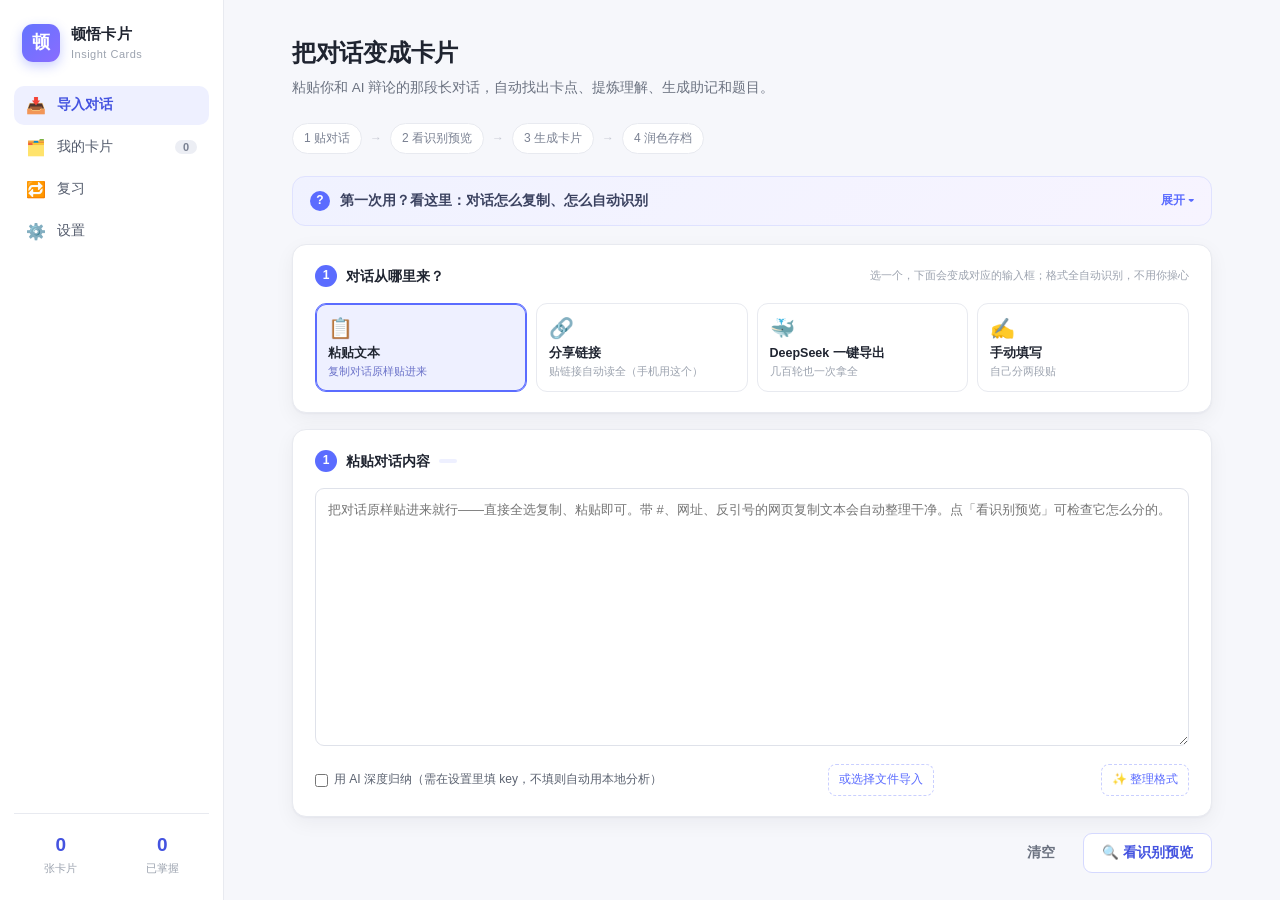
<file: index.html>
<!DOCTYPE html>
<html lang="zh-CN">
<head>
<meta charset="UTF-8">
<meta name="viewport" content="width=device-width, initial-scale=1.0">
<title>顿悟卡片 · 把想通的那一刻存下来</title>
<link rel="stylesheet" href="css/style.css?v=20261125h">
</head>
<body>

<div class="app">
  <!-- 侧边栏 -->
  <aside class="sidebar">
    <div class="brand">
      <div class="brand-mark">顿</div>
      <div class="brand-text">
        <div class="brand-name">顿悟卡片</div>
        <div class="brand-sub">Insight Cards</div>
      </div>
    </div>

    <nav class="nav" id="nav">
      <button class="nav-item active" data-view="import">
        <span class="nav-icon">📥</span><span>导入对话</span>
      </button>
      <button class="nav-item" data-view="cards">
        <span class="nav-icon">🗂️</span><span>我的卡片</span>
        <span class="nav-badge" id="cardCount">0</span>
      </button>
      <button class="nav-item" data-view="review">
        <span class="nav-icon">🔁</span><span>复习</span>
      </button>
      <button class="nav-item" data-view="settings">
        <span class="nav-icon">⚙️</span><span>设置</span>
      </button>
    </nav>

    <div class="sidebar-foot">
      <div class="stat-mini">
        <div class="stat-num" id="statTotal">0</div>
        <div class="stat-label">张卡片</div>
      </div>
      <div class="stat-mini">
        <div class="stat-num" id="statMastered">0</div>
        <div class="stat-label">已掌握</div>
      </div>
    </div>
  </aside>

  <!-- 主内容 -->
  <main class="main">

    <!-- ============ 导入页 ============ -->
    <section class="view active" id="view-import">
      <header class="page-head">
        <div>
          <h1>把对话变成卡片</h1>
          <p class="page-desc">粘贴你和 AI 辩论的那段长对话，自动找出卡点、提炼理解、生成助记和题目。</p>
        </div>
      </header>

      <div class="flow-hint">
        <span class="flow-step">1 贴对话</span><span class="flow-arrow">→</span>
        <span class="flow-step">2 看识别预览</span><span class="flow-arrow">→</span>
        <span class="flow-step">3 生成卡片</span><span class="flow-arrow">→</span>
        <span class="flow-step">4 润色存档</span>
      </div>

      <!-- 使用教程（可折叠） -->
      <div class="guide" id="guide">
        <div class="guide-head" id="guideHead">
          <span class="guide-badge">?</span>
          <span><b>第一次用？看这里：对话怎么复制、怎么自动识别</b></span>
          <span class="guide-toggle" id="guideToggle">展开 ▾</span>
        </div>
        <div class="guide-body hidden" id="guideBody">
          <div class="guide-steps">
            <div class="gstep">
              <div class="gstep-num">1</div>
              <div>
                <b>去你平时聊天的 App（WorkBuddy / DeepSeek / ChatGPT…）</b>
                <p>找到那次让你"哦原来如此"的对话。</p>
              </div>
            </div>
            <div class="gstep">
              <div class="gstep-num">2</div>
              <div>
                <b>把对话弄进来（两种方式任选）</b>
                <p><b>方式一 · 有分享链接最省事：</b>Gemini / ChatGPT 点"分享对话"会生成一个公开链接，把它贴到下面紫色框里点"读取链接"，对话文字自动填好。<br><b>方式二 · 手动复制：</b>电脑 Ctrl+A 全选 → Ctrl+C；手机长按 → 全选 → 复制，贴到大框里。<br>⚠️ 分享链接会经过公共中转，敏感内容请用手动复制。</p>
              </div>
            </div>
            <div class="gstep">
              <div class="gstep-num">3</div>
              <div>
                <b>贴到下面的大框里</b>
                <p>粘贴 → 点"看识别预览" → 工具会猜哪段是你、哪段是 AI。<b>猜错了点一下就能改。</b></p>
              </div>
            </div>
            <div class="gstep">
              <div class="gstep-num">4</div>
              <div>
                <b>它凭什么知道谁是谁？</b>
                <p>如果对话里带"用户：/ 助手：/ User: / AI:"这类字样，它就照着分；<br>如果没有，就按"你说一段、AI 答一段"交替猜——所以<b>顺序别打乱</b>。</p>
              </div>
            </div>
          </div>
          <div class="guide-tip">💡 最简单：全选复制、原样粘贴、顺序不乱，就够了。看不懂的标记不用管，识别预览里能改。</div>
        </div>
      </div>

      <!-- 方式选择：选哪个，下面才显示对应的输入框 -->
      <div class="panel">
        <div class="panel-title"><span class="step-dot">1</span> 对话从哪里来？<span class="way-title-hint">选一个，下面会变成对应的输入框；格式全自动识别，不用你操心</span></div>
        <div class="way-grid" id="wayGrid">
          <button class="way-card selected" data-way="paste" type="button">
            <span class="way-ico">📋</span><span class="way-name">粘贴文本</span><span class="way-desc">复制对话原样贴进来</span>
          </button>
          <button class="way-card" data-way="link" type="button">
            <span class="way-ico">🔗</span><span class="way-name">分享链接</span><span class="way-desc">贴链接自动读全（手机用这个）</span>
          </button>
          <button class="way-card" data-way="ds" type="button">
            <span class="way-ico">🐳</span><span class="way-name">DeepSeek 一键导出</span><span class="way-desc">几百轮也一次拿全</span>
          </button>
          <button class="way-card" data-way="manual" type="button">
            <span class="way-ico">✍️</span><span class="way-name">手动填写</span><span class="way-desc">自己分两段贴</span>
          </button>
        </div>
      </div>

      <!-- 手动两段输入 -->
      <div class="panel hidden" id="manualPanel">
        <div class="panel-title"><span class="step-dot">2</span> 分别粘贴</div>
        <label class="field-label">标题（可选）</label>
        <input type="text" class="input" id="manualTitle" placeholder="例如：闭包和作用域的区别">
        <label class="field-label">我的疑问 / 我卡住的地方</label>
        <textarea class="input textarea" id="manualQuestion" rows="5" placeholder="把你当时困惑、反驳、追问的话贴在这里…"></textarea>
        <label class="field-label">AI 的解答</label>
        <textarea class="input textarea" id="manualAnswer" rows="7" placeholder="把 AI 讲解、你们辩论的内容贴在这里…"></textarea>
      </div>

      <!-- 链接导入（手机、电脑通用） -->
      <div class="panel link-panel hidden" id="linkPanel">
        <div class="panel-title"><span class="link-icon">🔗</span> 有分享链接？直接读进来 <span class="link-tag">新</span></div>
        <p class="hint" style="margin-top:-6px"> Gemini / ChatGPT / DeepSeek 的「分享对话」会生成一个公开链接。把链接贴进来，自动读出对话文本——<b>手机上也能用，不用装任何东西</b>。DeepSeek 若只读到联网搜索外壳，可改用上面的「一键导出」。</p>
        <div class="link-row">
          <input type="text" class="input" id="linkInput" placeholder="粘贴分享链接，例如 g.co/gemini/share/...、chatgpt.com/share/... 或 chat.deepseek.com/share/...">
          <button class="btn secondary" id="fetchLinkBtn">读取链接</button>
        </div>
        <div class="link-status hidden" id="linkStatus"></div>
        <details class="link-note">
          <summary>关于隐私和失败怎么办（点开看）</summary>
          <p>读取时对话内容会经过公共中转服务，<b>敏感内容请改用「粘贴文本」手动复制</b>。如果读取失败（链接需登录、网络不通、或对方禁止抓取），工具会自动换几个通道再试；都不行就把链接用浏览器打开、全选复制文本，贴到「粘贴文本」里，效果一样。DeepSeek 长对话（几百轮）建议用「一键导出」。</p>
        </details>
      </div>

      <!-- DeepSeek 一键导出器（独立面板，只在选 DS 时显示） -->
      <div class="panel hidden" id="dsPanel">
        <div class="ds-wizard" id="dsWizard">
          <div class="ds-wizard-head">
            <span class="ds-wizard-icon">🐳</span>
            <div>
              <div class="ds-wizard-title">DeepSeek 几百轮对话？装一次，以后一键就全导进来</div>
              <div class="ds-wizard-sub">DeepSeek 用了「虚拟滚动」，滚过去的历史消息会从网页消失，任何读网页的办法都只能拿到眼前一小段。下面的小脚本能从 DeepSeek 自己的接口一次拿全，装好后你只需点一下，数据自动送回这个页面。</div>
            </div>
          </div>
          <div class="ds-steps">
            <div class="ds-step" id="dsStep1">
              <span class="ds-step-num">1</span>
              <div class="ds-step-body">
                <div class="ds-step-name">装油猴插件（一次性）</div>
                <div class="ds-step-desc">点按钮跳到应用商店，装上 <b>Tampermonkey</b>。</div>
                <a class="btn secondary small ds-step-btn" id="dsStoreLink" href="https://www.tampermonkey.net/" target="_blank" rel="noopener">去装油猴（<span id="dsStoreName">你的浏览器</span>）</a>
              </div>
            </div>
            <div class="ds-step" id="dsStep2">
              <span class="ds-step-num">2</span>
              <div class="ds-step-body">
                <div class="ds-step-name">装导出脚本（一次性）</div>
                <div class="ds-step-desc">点按钮，油猴会弹出安装确认，点「安装」。</div>
                <a class="btn secondary small ds-step-btn" href="extension/dasein-ds-export.user.js" target="_blank" rel="noopener">一键安装导出脚本</a>
              </div>
            </div>
            <div class="ds-step" id="dsStep3">
              <span class="ds-step-num">3</span>
              <div class="ds-step-body">
                <div class="ds-step-name">以后每次：一键导出</div>
                <div class="ds-step-desc" id="dsGoHint">装好后，点下面按钮打开 DeepSeek，导出后数据自动回到这里。</div>
                <button class="btn primary ds-step-btn" id="dsGoBtn">🚀 去 DeepSeek 导出，自动送回这里</button>
              </div>
            </div>
          </div>
          <div class="ds-step-status hidden" id="dsStepStatus"></div>
        </div>
        <div class="ds-mobile-note hidden" id="dsMobileNote">
          <div class="ds-mobile-title">📱 手机上装不了油猴？没关系</div>
          <p>手机浏览器（iOS Safari、安卓 Chrome）不支持油猴脚本，这是浏览器的限制。但手机上照样能把 DeepSeek 对话导进来：打开你的 DS 对话 → 点「分享」生成链接 → 回到本页选「分享链接」贴进去，就能自动读全，不用装任何东西。</p>
          <button class="btn secondary small" type="button" id="dsToLinkBtn">去用分享链接导入 →</button>
        </div>
      </div>

      <!-- 通用粘贴 -->
      <div class="panel" id="pastePanel">
        <div class="panel-title"><span class="step-dot">1</span> 粘贴对话内容 <span class="auto-tag" id="autoTag"></span></div>
        <textarea class="input textarea big" id="rawInput" rows="11" placeholder="把对话原样贴进来就行——直接全选复制、粘贴即可。带 #、网址、反引号的网页复制文本会自动整理干净。点「看识别预览」可检查它怎么分的。"></textarea>
        <div class="paste-help">
          <label class="inline-check">
            <input type="checkbox" id="useAI"> 用 AI 深度归纳（需在设置里填 key，不填则自动用本地分析）
          </label>
          <span class="file-btn" id="fileBtnWrap">
            <input type="file" id="fileInput" accept=".txt,.json,.md">
            或选择文件导入
          </span>
          <span class="file-btn tidy-btn" id="tidyBtnWrap" title="去掉 #、网址、反引号等符号，只留干净对话">✨ 整理格式</span>
        </div>
      </div>

      <div class="action-row">
        <button class="btn ghost" id="clearInputBtn">清空</button>
        <button class="btn secondary" id="previewBtn">🔍 看识别预览</button>
      </div>

      <!-- 识别预览 -->
      <div class="panel preview-panel hidden" id="previewPanel">
        <div class="panel-title"><span class="step-dot">2</span> 识别预览 <span class="preview-count" id="previewCount"></span></div>
        <p class="hint" style="margin-top:-6px">下面是工具猜的角色。<b>点角色标签可以切换</b>（用户 ⇄ AI 答），改完再生成。</p>
        <div class="preview-search">
          <input type="text" class="input" id="previewKeyword" placeholder="🔍 输入关键词，快速定位相关对话（如：闭包、引用、坑）">
          <label class="inline-check"><input type="checkbox" id="onlyMatch"> 只看含关键词的</label>
        </div>
        <div class="preview-list" id="previewList"></div>
        <div class="action-row" style="margin:16px 0 0">
          <button class="btn ghost" id="regenPreviewBtn">重新识别</button>
          <button class="btn primary" id="parseBtn">生成卡片 →</button>
        </div>
      </div>

      <div class="result-box hidden" id="resultBox"></div>
    </section>

    <!-- ============ 卡片库 ============ -->
    <section class="view" id="view-cards">
      <header class="page-head">
        <div>
          <h1>我的卡片</h1>
          <p class="page-desc">生成的卡片都在这里。点开可以润色——用自己的话改过，才是真的记住。</p>
        </div>
        <button class="btn primary small" id="addCardBtn">+ 新建卡片</button>
      </header>

      <div class="toolbar">
        <input type="text" class="input search" id="searchInput" placeholder="🔍 搜索标题 / 内容 / 关键词">
        <select class="input select" id="sortSelect">
          <option value="newest">最新生成</option>
          <option value="weak">最该复习（掌握度低）</option>
          <option value="reviewed">最近复习过</option>
          <option value="starred">星标优先</option>
        </select>
      </div>

      <div class="tag-filter" id="tagFilter"></div>
      <div class="card-grid" id="cardGrid"></div>
      <div class="empty-state hidden" id="cardsEmpty">
        <div class="empty-icon">🗂️</div>
        <h3>还没有卡片</h3>
        <p>去「导入对话」贴一段你和 AI 的对话，就能生成第一批卡片。</p>
        <button class="btn primary small" data-goto="import">去导入</button>
      </div>
    </section>

    <!-- ============ 复习页 ============ -->
    <section class="view" id="view-review">
      <header class="page-head">
        <div>
          <h1>复习</h1>
          <p class="page-desc">盖住答案先自己想一遍，再翻面对照。想不起来的，明天还会出现。</p>
        </div>
      </header>

      <div class="review-setup" id="reviewSetup">
        <div class="setup-card">
          <div class="setup-icon">🧠</div>
          <h3>抽卡复习</h3>
          <p>看卡点和场景，先回忆，再翻面看理解。</p>
          <button class="btn primary" id="startReviewBtn">开始复习 <span class="review-count" id="dueCount">0</span></button>
        </div>
        <div class="setup-card">
          <div class="setup-icon">✏️</div>
          <h3>自测题目</h3>
          <p>用自动生成的题目检验自己是否真的懂了。</p>
          <button class="btn secondary" id="startQuizBtn">开始自测 <span class="review-count" id="quizCount">0</span></button>
        </div>
      </div>

      <div class="review-session hidden" id="reviewSession">
        <div class="review-progress">
          <span id="reviewProgressText">1 / 10</span>
          <div class="progress-bar"><div class="progress-fill" id="progressFill"></div></div>
          <button class="btn ghost tiny" id="exitReviewBtn">退出</button>
        </div>
        <div class="flashcard" id="flashcard">
          <div class="flashcard-face" id="flashcardFront">
            <div class="fc-label">先想想：这个点你卡在哪？</div>
            <div class="fc-title" id="fcTitle"></div>
            <div class="fc-scene" id="fcScene"></div>
            <div class="fc-hint">想好了再翻面 ↓</div>
          </div>
          <div class="flashcard-face hidden" id="flashcardBack">
            <div class="fc-label">正确理解</div>
            <div class="fc-insight" id="fcInsight"></div>
            <div class="fc-mnemonic" id="fcMnemonic"></div>
          </div>
        </div>
        <div class="review-actions" id="reviewActions">
          <button class="btn flip" id="flipBtn">翻面看答案</button>
          <div class="grade-row hidden" id="gradeRow">
            <button class="btn grade forgot" data-grade="0">忘了</button>
            <button class="btn grade fuzzy" data-grade="2">模糊</button>
            <button class="btn grade got" data-grade="4">记住了</button>
          </div>
        </div>
      </div>

      <div class="quiz-session hidden" id="quizSession">
        <div class="review-progress">
          <span id="quizProgressText">1 / 10</span>
          <div class="progress-bar"><div class="progress-fill" id="quizProgressFill"></div></div>
          <button class="btn ghost tiny" id="exitQuizBtn">退出</button>
        </div>
        <div class="quiz-card">
          <div class="quiz-type" id="quizType">简答</div>
          <div class="quiz-q" id="quizQ"></div>
          <div class="quiz-a hidden" id="quizA"></div>
        </div>
        <div class="review-actions">
          <button class="btn flip" id="showAnswerBtn">显示答案</button>
          <div class="grade-row hidden" id="quizGradeRow">
            <button class="btn grade forgot" data-grade="0">没答对</button>
            <button class="btn grade got" data-grade="4">答对了</button>
          </div>
        </div>
      </div>

      <div class="empty-state hidden" id="reviewEmpty">
        <div class="empty-icon">🔁</div>
        <h3>还没有可复习的内容</h3>
        <p>先导入对话生成卡片，就可以开始复习了。</p>
        <button class="btn primary small" data-goto="import">去导入</button>
      </div>
    </section>

    <!-- ============ 设置页 ============ -->
    <section class="view" id="view-settings">
      <header class="page-head">
        <div>
          <h1>设置</h1>
          <p class="page-desc">默认用本地分析，不花钱、不填 key。想更聪明就接一个 AI。密钥只存在你自己浏览器里。</p>
        </div>
      </header>

      <div class="panel">
        <div class="panel-title">AI 模型（可选）</div>
        <label class="field-label">预设</label>
        <select class="input select" id="presetSelect">
          <option value="deepseek">DeepSeek（便宜）</option>
          <option value="glm">智谱 GLM（ cheaper，用户推荐）</option>
          <option value="custom">自定义（OpenAI 兼容）</option>
        </select>
        <label class="field-label">API 地址</label>
        <input type="text" class="input" id="baseUrlInput" placeholder="https://api.deepseek.com">
        <label class="field-label">模型名</label>
        <input type="text" class="input" id="modelInput" placeholder="deepseek-chat">
        <label class="field-label">API Key</label>
        <input type="password" class="input" id="apiKeyInput" placeholder="留空则只用本地分析">
        <p class="hint">DeepSeek: platform.deepseek.com ｜ GLM: bigmodel.cn。填了 key 后，在导入页勾选「用 AI 深度归纳」即可。</p>
        <button class="btn secondary small" id="saveSettingsBtn">保存设置</button>
        <span class="save-tip" id="settingsTip"></span>
      </div>

      <div class="panel">
        <div class="panel-title">数据管理</div>
        <p class="hint">卡片存在本机浏览器。导出备份可以保存、迁移或分享给别人；导入备份可恢复。</p>
        <div class="btn-row">
          <button class="btn secondary small" id="exportBtn">⬇ 导出备份</button>
          <label class="btn secondary small file-label">
            <input type="file" id="importBackupInput" accept=".json">⬆ 导入备份
          </label>
          <button class="btn danger small" id="clearAllBtn">清空所有数据</button>
        </div>
      </div>

      <div class="panel about">
        <div class="panel-title">这个工具在做什么？</div>
        <p>你和 AI 辩论完，上下文很长、当时想通了却很快忘。<b>顿悟卡片</b>做的事：读这段旧对话 → 找出你卡住的点 → 提炼正确理解 → 生成助记和题目 → 存成可以反复复习的卡片。</p>
        <p>「本地分析」用规则抽取金句和关键词，开箱即用；「AI 深度归纳」理解更深，但要配 key。生成后<b>一定要自己润色</b>——用自己的话改过，才真正属于你。</p>
      </div>
    </section>

  </main>
</div>

<!-- 卡片编辑弹窗 -->
<div class="modal hidden" id="editModal">
  <div class="modal-mask" data-close="editModal"></div>
  <div class="modal-box">
    <div class="modal-head">
      <h2>编辑卡片</h2>
      <button class="icon-btn" data-close="editModal">✕</button>
    </div>
    <div class="modal-body" id="editBody"></div>
    <div class="modal-foot">
      <button class="btn danger tiny" id="deleteCardBtn">删除卡片</button>
      <div>
        <button class="btn ghost small" data-close="editModal">取消</button>
        <button class="btn primary small" id="saveCardBtn">保存</button>
      </div>
    </div>
  </div>
</div>

<!-- 结果弹窗（生成后确认） -->
<div class="modal hidden" id="resultModal">
  <div class="modal-mask" data-close="resultModal"></div>
  <div class="modal-box">
    <div class="modal-head"><h2>生成完成</h2><button class="icon-btn" data-close="resultModal">✕</button></div>
    <div class="modal-body" id="resultModalBody"></div>
    <div class="modal-foot">
      <button class="btn ghost small" data-close="resultModal">稍后</button>
      <button class="btn primary small" id="goCardsBtn">去卡片库润色 →</button>
    </div>
  </div>
</div>

<div class="toast hidden" id="toast"></div>

<script src="js/importers.js?v=20261125h"></script>
<script src="js/analyzer.js?v=20261125h"></script>
<script src="js/store.js?v=20261125h"></script>
<script src="js/app.js?v=20261125h"></script>
</body>
</html>
</file>
<file: css/style.css>
/* ===== 顿悟卡片 样式 ===== */
:root{
  --bg:#f6f7fb; --panel:#ffffff; --ink:#1f2430; --sub:#6b7280; --faint:#9ca3af;
  --line:#e8eaf0; --brand:#5b6cff; --brand-soft:#eef0ff; --brand-deep:#4453e0;
  --ok:#10a37f; --ok-soft:#e8f7f1; --warn:#e08a2b; --danger:#e25656;
  --shadow:0 1px 2px rgba(20,25,45,.04),0 6px 20px rgba(20,25,45,.05);
  --radius:14px;
}
*{box-sizing:border-box;margin:0;padding:0}
html,body{height:100%}
body{
  font-family:-apple-system,BlinkMacSystemFont,"Segoe UI","PingFang SC","Microsoft YaHei",sans-serif;
  background:var(--bg);color:var(--ink);font-size:14px;line-height:1.6;
  -webkit-font-smoothing:antialiased;
}
.hidden{display:none!important}

.app{display:flex;height:100vh;overflow:hidden}

/* 侧边栏 */
.sidebar{
  width:224px;flex-shrink:0;background:#fff;border-right:1px solid var(--line);
  display:flex;flex-direction:column;padding:22px 14px;
}
.brand{display:flex;align-items:center;gap:11px;padding:0 8px 22px}
.brand-mark{
  width:38px;height:38px;border-radius:11px;flex-shrink:0;
  background:linear-gradient(135deg,#6474ff,#8a6cff);color:#fff;
  display:flex;align-items:center;justify-content:center;font-size:18px;font-weight:700;
  box-shadow:0 4px 12px rgba(91,108,255,.32);
}
.brand-name{font-size:15px;font-weight:700;letter-spacing:.2px}
.brand-sub{font-size:11px;color:var(--faint);letter-spacing:.5px}
.nav{display:flex;flex-direction:column;gap:3px;flex:1}
.nav-item{
  display:flex;align-items:center;gap:11px;width:100%;padding:10px 12px;
  border:none;background:transparent;border-radius:10px;cursor:pointer;
  font-size:14px;color:#525a6b;text-align:left;font-family:inherit;transition:.15s;
}
.nav-item:hover{background:#f5f6fa;color:var(--ink)}
.nav-item.active{background:var(--brand-soft);color:var(--brand-deep);font-weight:600}
.nav-icon{font-size:16px;width:20px;text-align:center}
.nav-badge{margin-left:auto;background:#eceef4;color:#7a8192;font-size:11px;padding:1px 8px;border-radius:20px;font-weight:600}
.nav-item.active .nav-badge{background:#fff;color:var(--brand)}
.sidebar-foot{display:flex;gap:8px;border-top:1px solid var(--line);padding-top:16px}
.stat-mini{flex:1;text-align:center}
.stat-num{font-size:19px;font-weight:700;color:var(--brand-deep)}
.stat-label{font-size:11px;color:var(--faint)}

/* 主区 */
.main{flex:1;overflow-y:auto;padding:34px 44px 60px}
.view{display:none;max-width:920px;margin:0 auto;animation:fade .25s ease}
.view.active{display:block}
@keyframes fade{from{opacity:0;transform:translateY(6px)}to{opacity:1;transform:none}}
.page-head{display:flex;justify-content:space-between;align-items:flex-start;margin-bottom:24px;gap:16px}
.page-head h1{font-size:24px;font-weight:750;letter-spacing:-.3px}
.page-desc{color:var(--sub);margin-top:5px;font-size:13.5px;max-width:640px}

.flow-hint{display:flex;align-items:center;gap:8px;flex-wrap:wrap;margin-bottom:22px;font-size:12px;color:var(--faint)}
.flow-step{background:#fff;border:1px solid var(--line);padding:5px 11px;border-radius:20px;color:#7a8192}
.flow-arrow{color:#c7cad4}

.panel{background:var(--panel);border:1px solid var(--line);border-radius:var(--radius);padding:20px 22px;margin-bottom:16px;box-shadow:var(--shadow)}
.panel-title{font-size:14px;font-weight:650;margin-bottom:16px;display:flex;align-items:center;gap:9px}
.step-dot{width:22px;height:22px;border-radius:50%;background:var(--brand);color:#fff;font-size:12px;display:inline-flex;align-items:center;justify-content:center;font-weight:600}

/* 来源选择 */
.source-grid{display:grid;grid-template-columns:repeat(auto-fill,minmax(180px,1fr));gap:10px}
.source-card{
  border:1.5px solid var(--line);border-radius:11px;padding:13px 14px;cursor:pointer;
  transition:.15s;background:#fff;text-align:left;font-family:inherit;
}
.source-card:hover{border-color:#c9cfff;background:#fbfbff}
.source-card.selected{border-color:var(--brand);background:var(--brand-soft);box-shadow:0 0 0 3px rgba(91,108,255,.1)}
.source-icon{font-size:19px;display:block;margin-bottom:5px}
.source-name{font-size:13.5px;font-weight:650;color:var(--ink)}
.source-desc{font-size:11.5px;color:var(--faint);margin-top:2px;line-height:1.45}

.field-label{display:block;font-size:12px;font-weight:600;color:#5b6270;margin:14px 0 6px}
.field-label:first-of-type{margin-top:0}
.input{
  width:100%;border:1px solid #dfe2ea;border-radius:9px;padding:10px 12px;
  font-size:13.5px;font-family:inherit;color:var(--ink);background:#fff;transition:.15s;
}
.input:focus{outline:none;border-color:var(--brand);box-shadow:0 0 0 3px rgba(91,108,255,.12)}
.textarea{resize:vertical;line-height:1.65}
.textarea.big{min-height:230px;font-size:13px}
.search{max-width:360px}
.select{width:auto;min-width:180px;cursor:pointer}
.auto-tag{font-size:11px;color:var(--brand);background:var(--brand-soft);padding:2px 9px;border-radius:20px;font-weight:500}
.paste-help{display:flex;justify-content:space-between;align-items:center;gap:12px;margin-top:12px;flex-wrap:wrap}
.inline-check{font-size:12px;color:#5b6270;display:flex;align-items:center;gap:6px;cursor:pointer}
.inline-check input{accent-color:var(--brand)}
.file-btn{position:relative;overflow:hidden;display:inline-block;font-size:12px;color:var(--brand);cursor:pointer;padding:5px 10px;border:1px dashed #c9cfff;border-radius:8px}
.file-btn input{position:absolute;inset:0;opacity:0;cursor:pointer}
.hint{font-size:12px;color:var(--faint);margin:8px 0 12px;line-height:1.7}

.action-row{display:flex;justify-content:flex-end;gap:10px;margin:4px 0 20px}
.btn{
  border:none;border-radius:9px;padding:10px 18px;font-size:13.5px;font-family:inherit;
  font-weight:600;cursor:pointer;transition:.15s;
}
.btn.primary{background:var(--brand);color:#fff;box-shadow:0 3px 10px rgba(91,108,255,.25)}
.btn.primary:hover{background:var(--brand-deep)}
.btn.secondary{background:#fff;color:var(--brand-deep);border:1px solid #d5d9ff}
.btn.secondary:hover{background:var(--brand-soft)}
.btn.ghost{background:transparent;color:var(--sub)}
.btn.ghost:hover{background:#eef0f5}
.btn.danger{background:#fff;color:var(--danger);border:1px solid #f3cccc}
.btn.danger:hover{background:#fff2f2}
.btn.small{padding:8px 14px;font-size:12.5px}
.btn.tiny{padding:6px 11px;font-size:12px}
.btn-row{display:flex;gap:10px;flex-wrap:wrap}
.file-label{display:inline-flex;align-items:center;position:relative;overflow:hidden}
.file-label input{position:absolute;inset:0;opacity:0;cursor:pointer}

.result-box{background:var(--ok-soft);border:1px solid #bfe6d8;border-radius:12px;padding:16px 20px;color:#0d7a5f;font-size:13.5px}
.result-box b{font-size:16px}

/* 卡片库 */
.toolbar{display:flex;gap:10px;margin-bottom:14px;flex-wrap:wrap}
.tag-filter{display:flex;gap:7px;flex-wrap:wrap;margin-bottom:18px}
.tag-chip{font-size:11.5px;padding:4px 11px;border-radius:20px;border:1px solid var(--line);background:#fff;color:#6b7280;cursor:pointer}
.tag-chip:hover{border-color:#c9cfff}
.tag-chip.active{background:var(--brand);color:#fff;border-color:var(--brand)}
.card-grid{display:grid;grid-template-columns:repeat(auto-fill,minmax(280px,1fr));gap:14px}
.kcard{
  background:#fff;border:1px solid var(--line);border-radius:13px;padding:17px 18px;
  cursor:pointer;transition:.18s;box-shadow:var(--shadow);position:relative;
}
.kcard:hover{transform:translateY(-2px);box-shadow:0 8px 24px rgba(20,25,45,.09);border-color:#d8dcf5}
.kcard-top{display:flex;justify-content:space-between;align-items:flex-start;gap:8px;margin-bottom:9px}
.kcard-title{font-size:15px;font-weight:700;line-height:1.4;flex:1}
.kcard-star{font-size:15px;color:#d8dbe4}
.kcard-star.on{color:#f5b301}
.kcard-insight{font-size:12.5px;color:#5b6270;line-height:1.6;display:-webkit-box;-webkit-line-clamp:3;-webkit-box-orient:vertical;overflow:hidden;margin-bottom:12px}
.kcard-tags{display:flex;gap:5px;flex-wrap:wrap;margin-bottom:12px}
.ktag{font-size:10.5px;background:#f1f2f7;color:#7a8192;padding:2px 8px;border-radius:6px}
.kcard-foot{display:flex;justify-content:space-between;align-items:center;font-size:11px;color:var(--faint);border-top:1px solid #f0f1f5;padding-top:10px}
.mastery-dots{display:flex;gap:3px}
.mdot{width:6px;height:6px;border-radius:50%;background:#e3e5ec}
.mdot.on{background:var(--ok)}
.mode-tag{font-size:10px;padding:2px 7px;border-radius:5px}
.mode-tag.local{background:#f1f2f7;color:#8a90a0}
.mode-tag.ai{background:var(--brand-soft);color:var(--brand)}

.empty-state{text-align:center;padding:70px 20px;color:var(--faint)}
.empty-icon{font-size:44px;margin-bottom:12px}
.empty-state h3{color:#4a5160;font-size:17px;margin-bottom:6px}
.empty-state p{font-size:13px;margin-bottom:18px}

/* 复习 */
.review-setup{display:grid;grid-template-columns:1fr 1fr;gap:16px;max-width:680px}
.setup-card{background:#fff;border:1px solid var(--line);border-radius:var(--radius);padding:26px;text-align:center;box-shadow:var(--shadow)}
.setup-icon{font-size:38px;margin-bottom:12px}
.setup-card h3{font-size:16px;margin-bottom:6px}
.setup-card p{font-size:12.5px;color:var(--sub);margin-bottom:18px}
.review-count{background:rgba(255,255,255,.25);padding:1px 7px;border-radius:20px;font-size:11px;margin-left:4px}
.btn.secondary .review-count{background:var(--brand-soft);color:var(--brand)}
.review-session,.quiz-session{max-width:700px;margin:0 auto}
.review-progress{display:flex;align-items:center;gap:14px;margin-bottom:20px;font-size:12px;color:var(--sub)}
.progress-bar{flex:1;height:6px;background:#e9ebf2;border-radius:10px;overflow:hidden}
.progress-fill{height:100%;background:var(--brand);width:0;transition:width .3s}
.flashcard{
  background:#fff;border:1px solid var(--line);border-radius:16px;min-height:300px;
  padding:38px 40px;box-shadow:var(--shadow);display:flex;flex-direction:column;
  cursor:pointer;transition:.2s;
}
.flashcard:hover{border-color:#d5d9f5}
.fc-label{font-size:12px;color:var(--brand);font-weight:600;margin-bottom:16px}
.fc-title{font-size:24px;font-weight:700;line-height:1.4;margin-bottom:18px}
.fc-scene{font-size:14px;color:#5b6270;line-height:1.8;white-space:pre-wrap}
.fc-hint{margin-top:auto;text-align:center;color:var(--faint);font-size:12px;padding-top:20px}
.fc-insight{font-size:16px;line-height:1.85;white-space:pre-wrap;color:var(--ink)}
.fc-mnemonic{margin-top:18px;padding:12px 16px;background:#fff9ec;border-left:3px solid #f5b301;border-radius:6px;font-size:13.5px;color:#8a6a1f}
.review-actions{display:flex;justify-content:center;gap:12px;margin-top:22px;flex-wrap:wrap}
.btn.flip{background:var(--brand);color:#fff;padding:12px 30px}
.grade-row{display:flex;gap:10px}
.btn.grade{padding:12px 22px;color:#fff}
.grade.forgot{background:var(--danger)}
.grade.fuzzy{background:var(--warn)}
.grade.got{background:var(--ok)}
.quiz-card{background:#fff;border:1px solid var(--line);border-radius:16px;padding:36px 40px;min-height:220px;box-shadow:var(--shadow)}
.quiz-type{display:inline-block;font-size:11px;background:var(--brand-soft);color:var(--brand);padding:3px 10px;border-radius:6px;margin-bottom:16px}
.quiz-q{font-size:18px;font-weight:600;line-height:1.7;white-space:pre-wrap}
.quiz-a{margin-top:20px;padding:16px 18px;background:var(--ok-soft);border-radius:9px;color:#0d7a5f;line-height:1.75;white-space:pre-wrap}

/* 设置 */
.about p{font-size:13px;color:#5b6270;margin-bottom:10px;line-height:1.8}
.about b{color:var(--ink)}
#apiKeyInput{font-family:monospace}
.save-tip{font-size:12px;color:var(--ok);margin-left:10px}

/* 弹窗 */
.modal{position:fixed;inset:0;z-index:100;display:flex;align-items:center;justify-content:center;padding:20px}
.modal-mask{position:absolute;inset:0;background:rgba(20,25,45,.42);backdrop-filter:blur(2px)}
.modal-box{position:relative;background:#fff;border-radius:16px;width:100%;max-width:620px;max-height:88vh;display:flex;flex-direction:column;box-shadow:0 24px 70px rgba(20,25,45,.25);animation:pop .2s ease}
@keyframes pop{from{opacity:0;transform:scale(.96) translateY(8px)}to{opacity:1;transform:none}}
.modal-head{display:flex;justify-content:space-between;align-items:center;padding:20px 24px;border-bottom:1px solid var(--line)}
.modal-head h2{font-size:17px}
.icon-btn{border:none;background:transparent;font-size:18px;color:var(--faint);cursor:pointer;width:30px;height:30px;border-radius:8px}
.icon-btn:hover{background:#f1f2f7}
.modal-body{padding:22px 24px;overflow-y:auto}
.modal-foot{display:flex;justify-content:space-between;align-items:center;padding:16px 24px;border-top:1px solid var(--line)}
.modal-foot>div{display:flex;gap:9px}
.edit-field{margin-bottom:16px}
.edit-field label{display:block;font-size:12px;font-weight:600;color:#5b6270;margin-bottom:6px}
.edit-field .input{font-size:13px}
.q-edit-row{display:flex;gap:8px;margin-bottom:8px;align-items:flex-start}
.q-edit-row .input{flex:1}
.q-edit-row button{flex-shrink:0}
.result-list{list-style:none}
.result-list li{padding:10px 0;border-bottom:1px solid #f0f1f5;font-size:13px;display:flex;gap:10px;align-items:flex-start}
.result-list li:last-child{border:none}
.result-num{background:var(--brand-soft);color:var(--brand);width:22px;height:22px;border-radius:6px;display:flex;align-items:center;justify-content:center;font-size:11px;font-weight:700;flex-shrink:0}

.toast{position:fixed;bottom:30px;left:50%;transform:translateX(-50%);background:#252b3a;color:#fff;padding:11px 20px;border-radius:10px;font-size:13px;z-index:200;box-shadow:0 8px 30px rgba(0,0,0,.2);animation:fade .2s}

@media(max-width:760px){
  .sidebar{width:64px;padding:16px 8px}
  .brand-text,.nav-item span:not(.nav-icon),.nav-badge,.sidebar-foot{display:none}
  .nav-item{justify-content:center;padding:12px}
  .main{padding:24px 18px 50px}
  .review-setup{grid-template-columns:1fr}
  .page-head h1{font-size:20px}
}

/* ===== 教程折叠框 ===== */
.guide{background:linear-gradient(135deg,#f0f2ff,#f7f4ff);border:1px solid #dfe2ff;border-radius:13px;margin-bottom:18px;overflow:hidden}
.guide-head{display:flex;align-items:center;gap:10px;padding:13px 17px;cursor:pointer;font-size:13.5px;color:#3b4260}
.guide-head b{font-weight:650}
.guide-badge{width:20px;height:20px;flex-shrink:0;border-radius:50%;background:var(--brand);color:#fff;font-size:12px;font-weight:700;display:flex;align-items:center;justify-content:center}
.guide-toggle{margin-left:auto;font-size:12px;color:var(--brand);font-weight:600;white-space:nowrap}
.guide-body{padding:4px 18px 18px}
.guide-steps{display:grid;gap:14px;margin-bottom:14px}
.gstep{display:flex;gap:12px;align-items:flex-start}
.gstep-num{width:23px;height:23px;flex-shrink:0;border-radius:7px;background:#fff;border:1px solid #d5d9ff;color:var(--brand-deep);font-size:12px;font-weight:700;display:flex;align-items:center;justify-content:center}
.gstep b{font-size:13px;color:#2f3550}
.gstep p{font-size:12.5px;color:#6b7280;margin-top:3px;line-height:1.7}
.guide-tip{background:#fff;border:1px dashed #c9cfff;border-radius:9px;padding:10px 13px;font-size:12.5px;color:#5b6270}

/* 高级折叠 */
.advanced{margin-top:14px;border-top:1px dashed var(--line);padding-top:12px}
.advanced summary{font-size:12px;color:var(--faint);cursor:pointer;user-select:none}
.advanced summary:hover{color:var(--brand)}
.source-grid.compact{margin-top:12px;grid-template-columns:repeat(auto-fill,minmax(150px,1fr))}
.source-grid.compact .source-card{padding:9px 11px}
.source-grid.compact .source-icon{font-size:15px;margin-bottom:3px}
.source-grid.compact .source-desc{display:none}

/* ===== 识别预览 ===== */
.preview-count{font-size:11px;color:var(--brand);background:var(--brand-soft);padding:2px 9px;border-radius:20px;font-weight:500}
.preview-search{display:flex;gap:10px;align-items:center;margin-bottom:14px;flex-wrap:wrap}
.preview-search .input{flex:1;min-width:220px}
.preview-list{max-height:460px;overflow-y:auto;border:1px solid var(--line);border-radius:11px;background:#fafbfe}
.pmsg{display:flex;gap:11px;padding:13px 15px;border-bottom:1px solid #eef0f5;align-items:flex-start}
.pmsg:last-child{border-bottom:none}
.pmsg.match-hit{background:#fffbe8}
.pmsg-role{flex-shrink:0;font-size:11px;font-weight:700;padding:3px 9px;border-radius:6px;cursor:pointer;user-select:none;border:1px solid transparent;white-space:nowrap}
.pmsg-role.user{background:#e7f0ff;color:#2563c9;border-color:#cfe0ff}
.pmsg-role.assistant{background:#eaf8f1;color:#13805f;border-color:#c4ecd9}
.pmsg-role:hover{filter:brightness(.96)}
.pmsg-role::after{content:' ⇄';font-size:9px;opacity:.5}
.pmsg-body{flex:1;min-width:0;font-size:12.5px;color:#4a5160;line-height:1.7;white-space:pre-wrap;word-break:break-word;max-height:130px;overflow-y:auto}
.pmsg mark{background:#ffe98a;color:#7a5a00;border-radius:3px;padding:0 2px}
.pmsg-idx{font-size:10px;color:#b8bdc9;flex-shrink:0;padding-top:3px;width:18px}
.preview-empty{padding:30px;text-align:center;color:var(--faint);font-size:13px}

/* ===== 链接导入 ===== */
.link-panel{background:linear-gradient(135deg,#f3f0ff,#f0f6ff);border:1px solid #e0dcff}
.link-icon{display:inline-flex;align-items:center;justify-content:center;width:22px;height:22px;font-size:14px;background:#fff;border-radius:7px;margin-right:2px}
.link-tag{font-size:10px;font-weight:700;color:#fff;background:linear-gradient(135deg,#7c6cff,#5b8cff);padding:2px 8px;border-radius:20px;letter-spacing:.5px}
.link-row{display:flex;gap:10px;align-items:center;margin:14px 0 10px}
.link-row .input{flex:1;min-width:0}
.link-row .btn{white-space:nowrap}
.link-status{margin-top:10px;padding:10px 13px;border-radius:9px;font-size:12.5px;line-height:1.6}
.link-status.loading{background:#eef3ff;color:#3b5bbf;border:1px solid #d6e2ff}
.link-status.ok{background:#eaf8f1;color:#12785a;border:1px solid #c8ecd9}
.link-status.err{background:#fff2f0;color:#b3392f;border:1px solid #ffd9d3}
.link-note{margin-top:10px}
.link-note summary{font-size:11.5px;color:var(--faint);cursor:pointer;user-select:none}
.link-note summary:hover{color:var(--brand)}
.link-note p{font-size:12px;color:#6b7280;line-height:1.75;margin:8px 2px 2px}
.link-note b{color:#b3392f}

/* ===== DeepSeek 一键导出器向导 ===== */
.ds-wizard{margin-top:14px;background:#fff;border:1px solid #e0dcff;border-radius:12px;padding:14px 15px}
.ds-wizard-head{display:flex;gap:11px;align-items:flex-start;margin-bottom:14px}
.ds-wizard-icon{font-size:22px;line-height:1;flex-shrink:0}
.ds-wizard-title{font-size:13.5px;font-weight:700;color:#3b3f7a;margin-bottom:3px}
.ds-wizard-sub{font-size:11.5px;color:#83899b;line-height:1.65}
.ds-steps{display:flex;flex-direction:column;gap:9px}
.ds-step{display:flex;gap:11px;background:#fafaff;border:1px solid #eeeafc;border-radius:9px;padding:10px 11px}
.ds-step-num{flex-shrink:0;width:21px;height:21px;border-radius:50%;background:var(--brand);color:#fff;font-size:12px;font-weight:700;display:inline-flex;align-items:center;justify-content:center;margin-top:1px}
.ds-step-body{flex:1;min-width:0}
.ds-step-name{font-size:12.5px;font-weight:650;color:#32374a;margin-bottom:2px}
.ds-step-desc{font-size:11.5px;color:#888e9e;line-height:1.55;margin-bottom:7px}
.ds-step-desc b{color:#b3392f}
.ds-step-btn{text-decoration:none;display:inline-flex}
.ds-step-status{margin-top:11px;font-size:12px;padding:8px 11px;border-radius:8px;background:#f4f6ff}
.ds-ok{color:#12785a;font-weight:650}
.ds-wait{color:#8a90a0}

/* ===== 导入方式选择（tab 式） ===== */
.way-title-hint{font-size:11px;font-weight:400;color:var(--faint);margin-left:auto}
.way-grid{display:grid;grid-template-columns:repeat(4,1fr);gap:9px}
.way-card{display:flex;flex-direction:column;align-items:flex-start;gap:2px;text-align:left;padding:12px 12px;border:1px solid var(--line);border-radius:11px;background:#fff;cursor:pointer;transition:all .15s;color:var(--ink)}
.way-card:hover{border-color:#c9cefb;background:#fafbff}
.way-card.selected{border-color:var(--brand);background:var(--brand-soft);box-shadow:0 0 0 1px var(--brand) inset}
.way-ico{font-size:20px;line-height:1.2;margin-bottom:3px}
.way-name{font-size:12.5px;font-weight:700}
.way-desc{font-size:10.5px;color:var(--faint);line-height:1.4}
.way-card.selected .way-desc{color:#6b72c9}
@media(max-width:640px){.way-grid{grid-template-columns:repeat(2,1fr)}.way-title-hint{display:none}}
.ds-mobile-note{margin-top:12px;background:#f0f6ff;border:1px solid #d6e4ff;border-radius:10px;padding:12px 13px}
.ds-mobile-title{font-size:13px;font-weight:700;color:#2c5aa0;margin-bottom:5px}
.ds-mobile-note p{font-size:12px;color:#5b6270;line-height:1.7;margin-bottom:9px}
</file>
